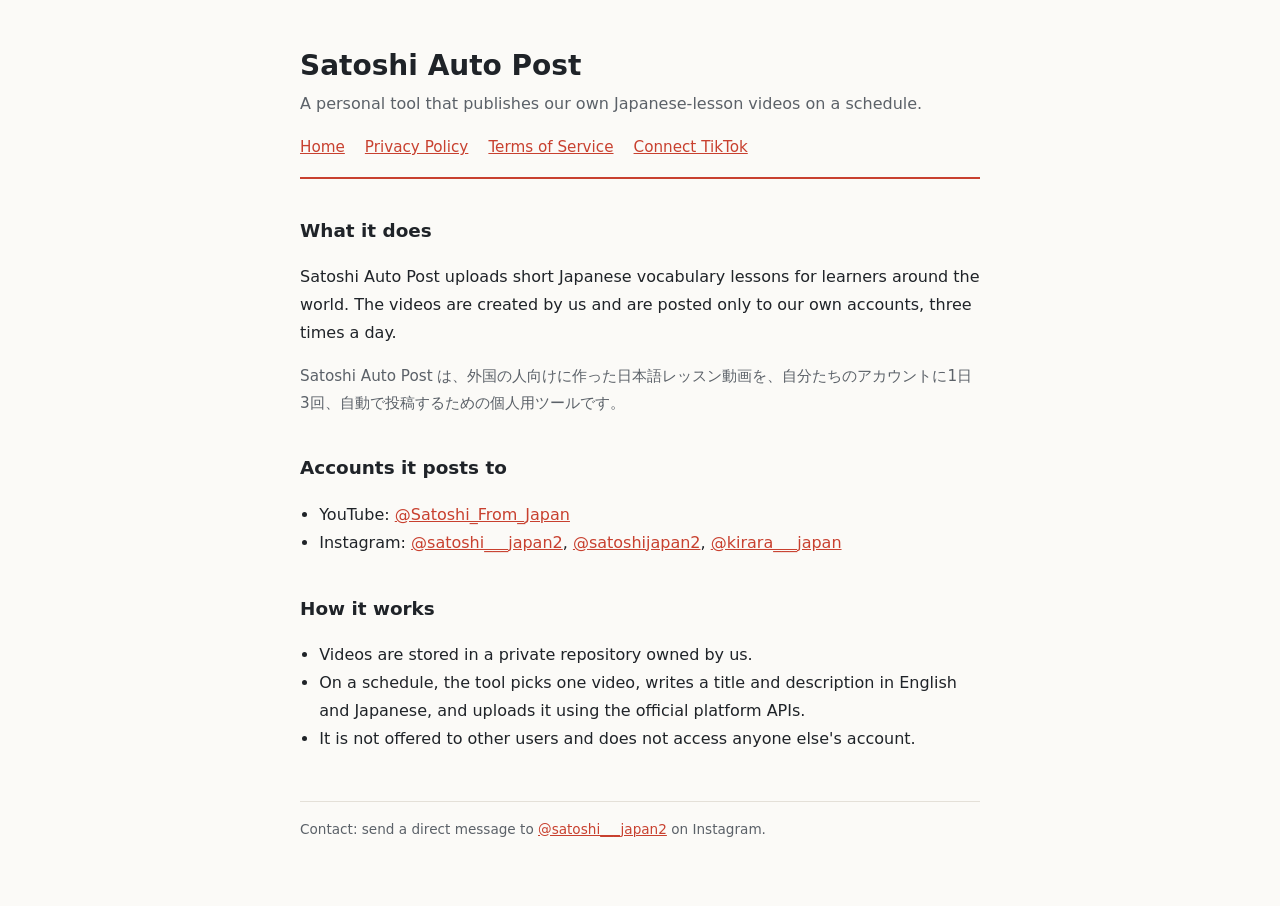
<file: index.html>
<!doctype html>
<html lang="en">
<head>
<meta charset="utf-8">
<meta name="viewport" content="width=device-width, initial-scale=1, viewport-fit=cover">
<title>Satoshi Auto Post</title>
<link rel="stylesheet" href="style.css">
</head>
<body>
<main>
  <header>
    <h1>Satoshi Auto Post</h1>
    <p class="sub">A personal tool that publishes our own Japanese-lesson videos on a schedule.</p>
    <nav>
      <a href="./">Home</a>
      <a href="privacy.html">Privacy Policy</a>
      <a href="terms.html">Terms of Service</a>
      <a href="connect.html">Connect TikTok</a>
    </nav>
  </header>

  <h2>What it does</h2>
  <p>Satoshi Auto Post uploads short Japanese vocabulary lessons for learners around the world. The videos are created by us and are posted only to our own accounts, three times a day.</p>
  <p class="ja">Satoshi Auto Post は、外国の人向けに作った日本語レッスン動画を、自分たちのアカウントに1日3回、自動で投稿するための個人用ツールです。</p>

  <h2>Accounts it posts to</h2>
  <ul>
    <li>YouTube: <a href="https://www.youtube.com/@Satoshi_From_Japan">@Satoshi_From_Japan</a></li>
    <li>Instagram: <a href="https://www.instagram.com/satoshi___japan2/">@satoshi___japan2</a>, <a href="https://www.instagram.com/satoshijapan2/">@satoshijapan2</a>, <a href="https://www.instagram.com/kirara___japan/">@kirara___japan</a></li>
  </ul>

  <h2>How it works</h2>
  <ul>
    <li>Videos are stored in a private repository owned by us.</li>
    <li>On a schedule, the tool picks one video, writes a title and description in English and Japanese, and uploads it using the official platform APIs.</li>
    <li>It is not offered to other users and does not access anyone else's account.</li>
  </ul>

  <footer>Contact: send a direct message to <a href="https://www.instagram.com/satoshi___japan2/">@satoshi___japan2</a> on Instagram.</footer>
</main>
</body>
</html>
</file>
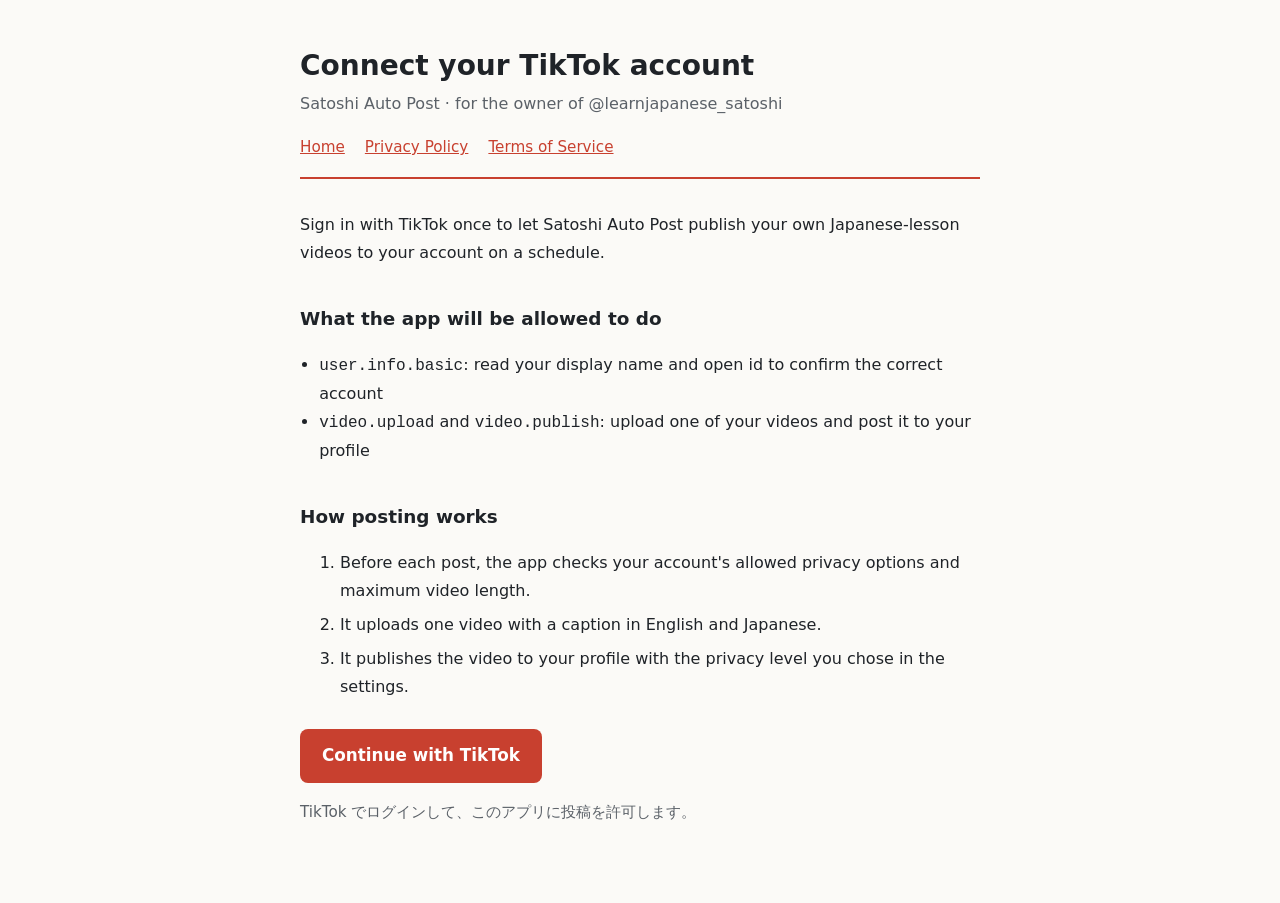
<file: connect.html>
<!doctype html>
<html lang="en">
<head>
<meta charset="utf-8">
<meta name="viewport" content="width=device-width, initial-scale=1, viewport-fit=cover">
<title>Connect TikTok · Satoshi Auto Post</title>
<link rel="stylesheet" href="style.css">
<style>
  .btn { display: inline-flex; align-items: center; gap: 10px; padding: 12px 22px; border-radius: 8px;
         background: var(--accent); color: #fff; text-decoration: none; font-weight: 600; font-size: 1.05rem; }
  .btn:hover, .btn:focus-visible { filter: brightness(1.1); outline: 2px solid var(--ink); outline-offset: 2px; }
  ol li { margin-bottom: 6px; }
</style>
</head>
<body>
<main>
  <header>
    <h1>Connect your TikTok account</h1>
    <p class="sub">Satoshi Auto Post · for the owner of @learnjapanese_satoshi</p>
    <nav>
      <a href="./">Home</a>
      <a href="privacy.html">Privacy Policy</a>
      <a href="terms.html">Terms of Service</a>
    </nav>
  </header>

  <p>Sign in with TikTok once to let Satoshi Auto Post publish your own Japanese-lesson videos to your account on a schedule.</p>

  <h2>What the app will be allowed to do</h2>
  <ul>
    <li><code>user.info.basic</code>: read your display name and open id to confirm the correct account</li>
    <li><code>video.upload</code> and <code>video.publish</code>: upload one of your videos and post it to your profile</li>
  </ul>

  <h2>How posting works</h2>
  <ol>
    <li>Before each post, the app checks your account's allowed privacy options and maximum video length.</li>
    <li>It uploads one video with a caption in English and Japanese.</li>
    <li>It publishes the video to your profile with the privacy level you chose in the settings.</li>
  </ol>

  <p style="margin-top: 28px"><a class="btn" id="connect" href="#">Continue with TikTok</a></p>
  <p class="ja">TikTok でログインして、このアプリに投稿を許可します。</p>
</main>
<script>
  const params = new URLSearchParams({
    client_key: "sbawfdqsqkcxazlhuk",
    response_type: "code",
    scope: "user.info.basic,video.publish,video.upload",
    redirect_uri: "https://yuki1231230.github.io/",
    state: Math.random().toString(36).slice(2)
  });
  document.getElementById("connect").href = "https://www.tiktok.com/v2/auth/authorize/?" + params;
</script>
</body>
</html>
</file>
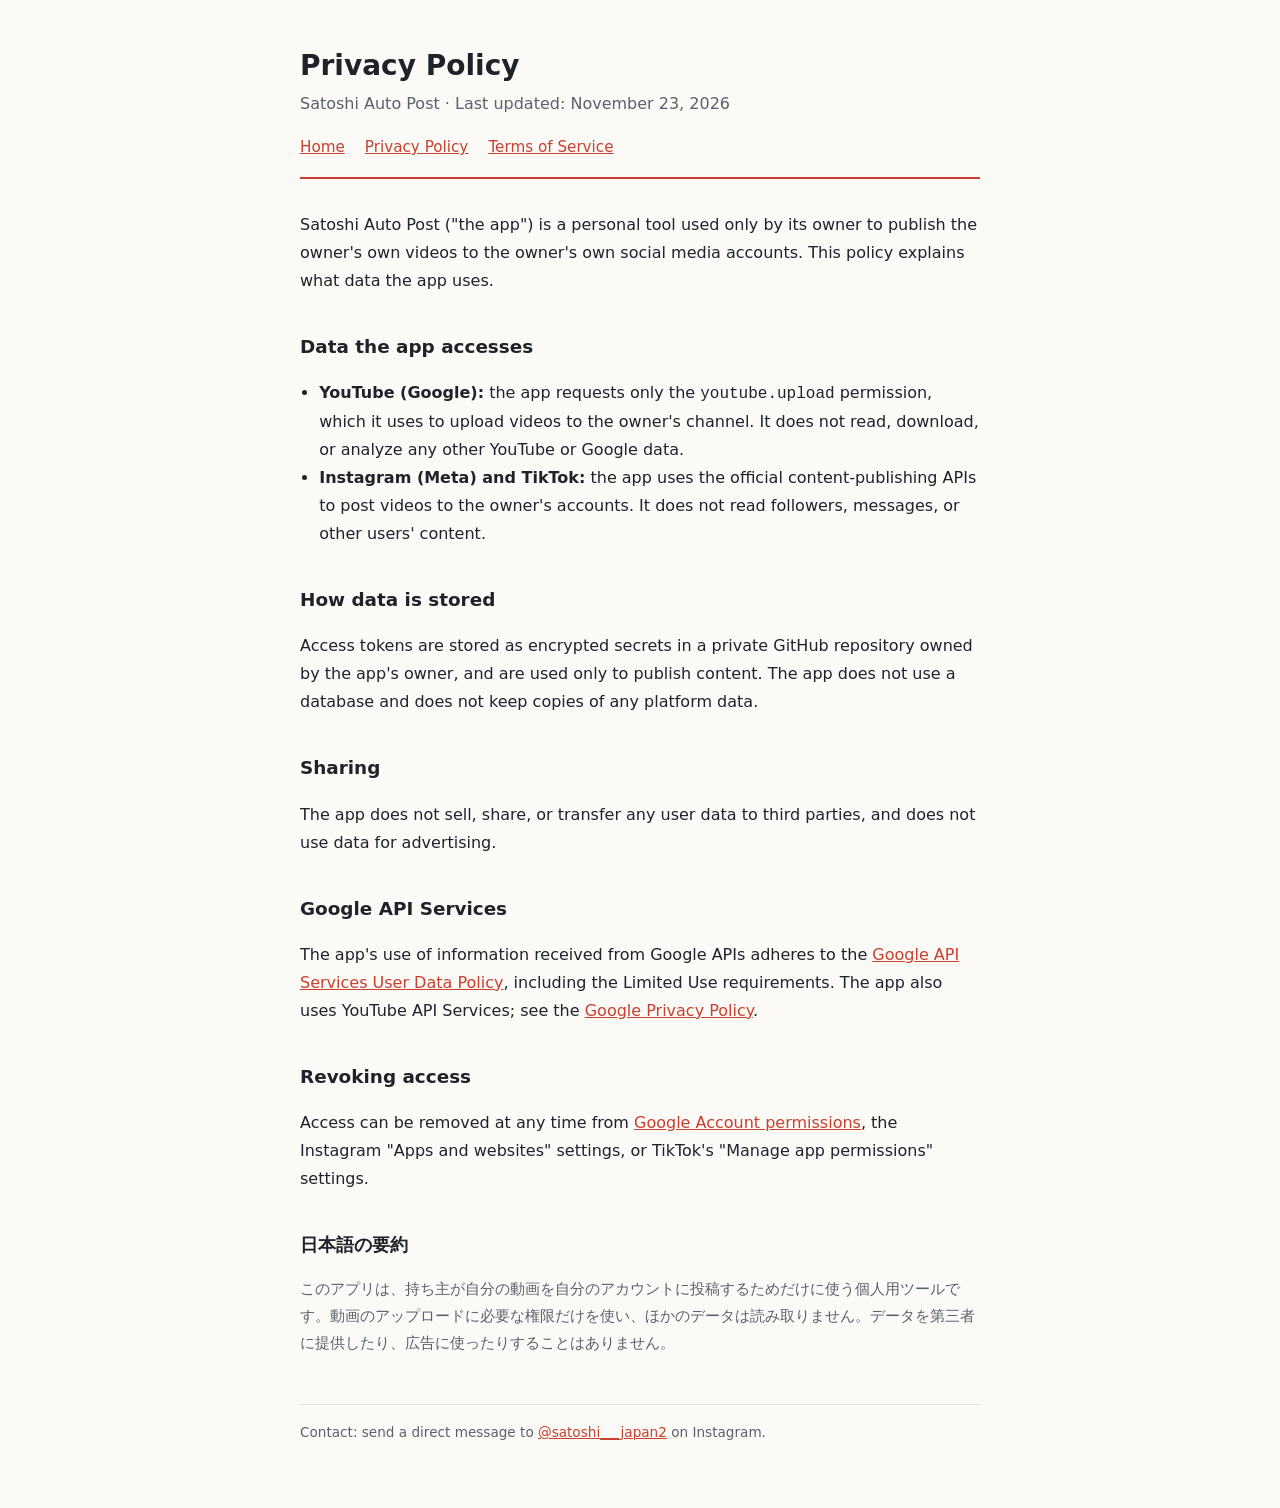
<file: privacy.html>
<!doctype html>
<html lang="en">
<head>
<meta charset="utf-8">
<meta name="viewport" content="width=device-width, initial-scale=1, viewport-fit=cover">
<title>Privacy Policy · Satoshi Auto Post</title>
<link rel="stylesheet" href="style.css">
</head>
<body>
<main>
  <header>
    <h1>Privacy Policy</h1>
    <p class="sub">Satoshi Auto Post · Last updated: November 23, 2026</p>
    <nav>
      <a href="./">Home</a>
      <a href="privacy.html">Privacy Policy</a>
      <a href="terms.html">Terms of Service</a>
    </nav>
  </header>

  <p>Satoshi Auto Post ("the app") is a personal tool used only by its owner to publish the owner's own videos to the owner's own social media accounts. This policy explains what data the app uses.</p>

  <h2>Data the app accesses</h2>
  <ul>
    <li><strong>YouTube (Google):</strong> the app requests only the <code>youtube.upload</code> permission, which it uses to upload videos to the owner's channel. It does not read, download, or analyze any other YouTube or Google data.</li>
    <li><strong>Instagram (Meta) and TikTok:</strong> the app uses the official content-publishing APIs to post videos to the owner's accounts. It does not read followers, messages, or other users' content.</li>
  </ul>

  <h2>How data is stored</h2>
  <p>Access tokens are stored as encrypted secrets in a private GitHub repository owned by the app's owner, and are used only to publish content. The app does not use a database and does not keep copies of any platform data.</p>

  <h2>Sharing</h2>
  <p>The app does not sell, share, or transfer any user data to third parties, and does not use data for advertising.</p>

  <h2>Google API Services</h2>
  <p>The app's use of information received from Google APIs adheres to the <a href="https://developers.google.com/terms/api-services-user-data-policy">Google API Services User Data Policy</a>, including the Limited Use requirements. The app also uses YouTube API Services; see the <a href="https://policies.google.com/privacy">Google Privacy Policy</a>.</p>

  <h2>Revoking access</h2>
  <p>Access can be removed at any time from <a href="https://myaccount.google.com/permissions">Google Account permissions</a>, the Instagram "Apps and websites" settings, or TikTok's "Manage app permissions" settings.</p>

  <h2>日本語の要約</h2>
  <p class="ja">このアプリは、持ち主が自分の動画を自分のアカウントに投稿するためだけに使う個人用ツールです。動画のアップロードに必要な権限だけを使い、ほかのデータは読み取りません。データを第三者に提供したり、広告に使ったりすることはありません。</p>

  <footer>Contact: send a direct message to <a href="https://www.instagram.com/satoshi___japan2/">@satoshi___japan2</a> on Instagram.</footer>
</main>
</body>
</html>
</file>
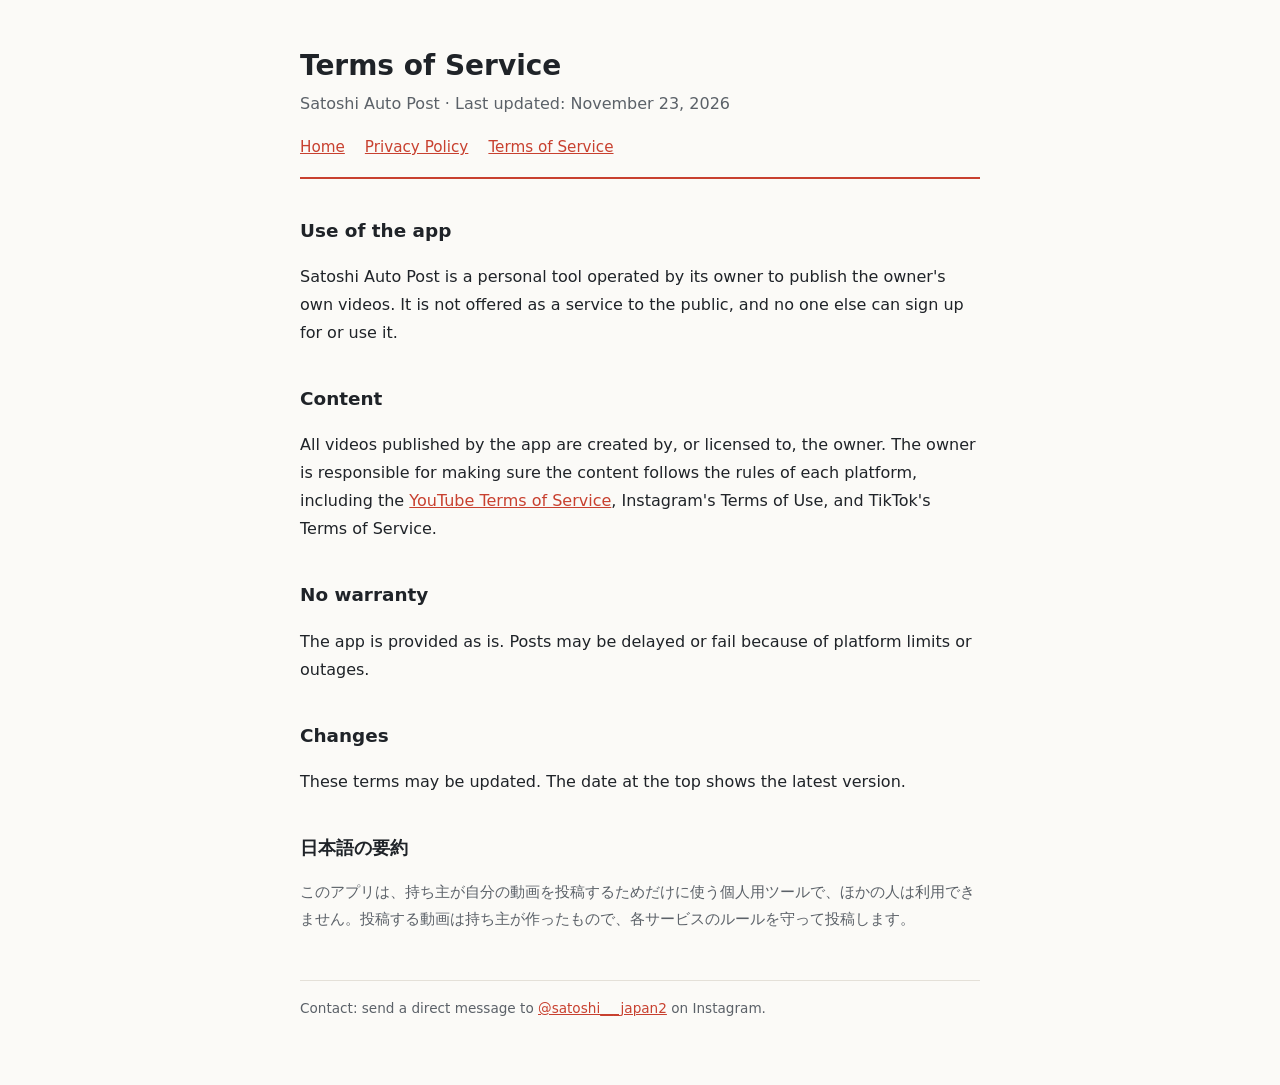
<file: terms.html>
<!doctype html>
<html lang="en">
<head>
<meta charset="utf-8">
<meta name="viewport" content="width=device-width, initial-scale=1, viewport-fit=cover">
<title>Terms of Service · Satoshi Auto Post</title>
<link rel="stylesheet" href="style.css">
</head>
<body>
<main>
  <header>
    <h1>Terms of Service</h1>
    <p class="sub">Satoshi Auto Post · Last updated: November 23, 2026</p>
    <nav>
      <a href="./">Home</a>
      <a href="privacy.html">Privacy Policy</a>
      <a href="terms.html">Terms of Service</a>
    </nav>
  </header>

  <h2>Use of the app</h2>
  <p>Satoshi Auto Post is a personal tool operated by its owner to publish the owner's own videos. It is not offered as a service to the public, and no one else can sign up for or use it.</p>

  <h2>Content</h2>
  <p>All videos published by the app are created by, or licensed to, the owner. The owner is responsible for making sure the content follows the rules of each platform, including the <a href="https://www.youtube.com/t/terms">YouTube Terms of Service</a>, Instagram's Terms of Use, and TikTok's Terms of Service.</p>

  <h2>No warranty</h2>
  <p>The app is provided as is. Posts may be delayed or fail because of platform limits or outages.</p>

  <h2>Changes</h2>
  <p>These terms may be updated. The date at the top shows the latest version.</p>

  <h2>日本語の要約</h2>
  <p class="ja">このアプリは、持ち主が自分の動画を投稿するためだけに使う個人用ツールで、ほかの人は利用できません。投稿する動画は持ち主が作ったもので、各サービスのルールを守って投稿します。</p>

  <footer>Contact: send a direct message to <a href="https://www.instagram.com/satoshi___japan2/">@satoshi___japan2</a> on Instagram.</footer>
</main>
</body>
</html>
</file>
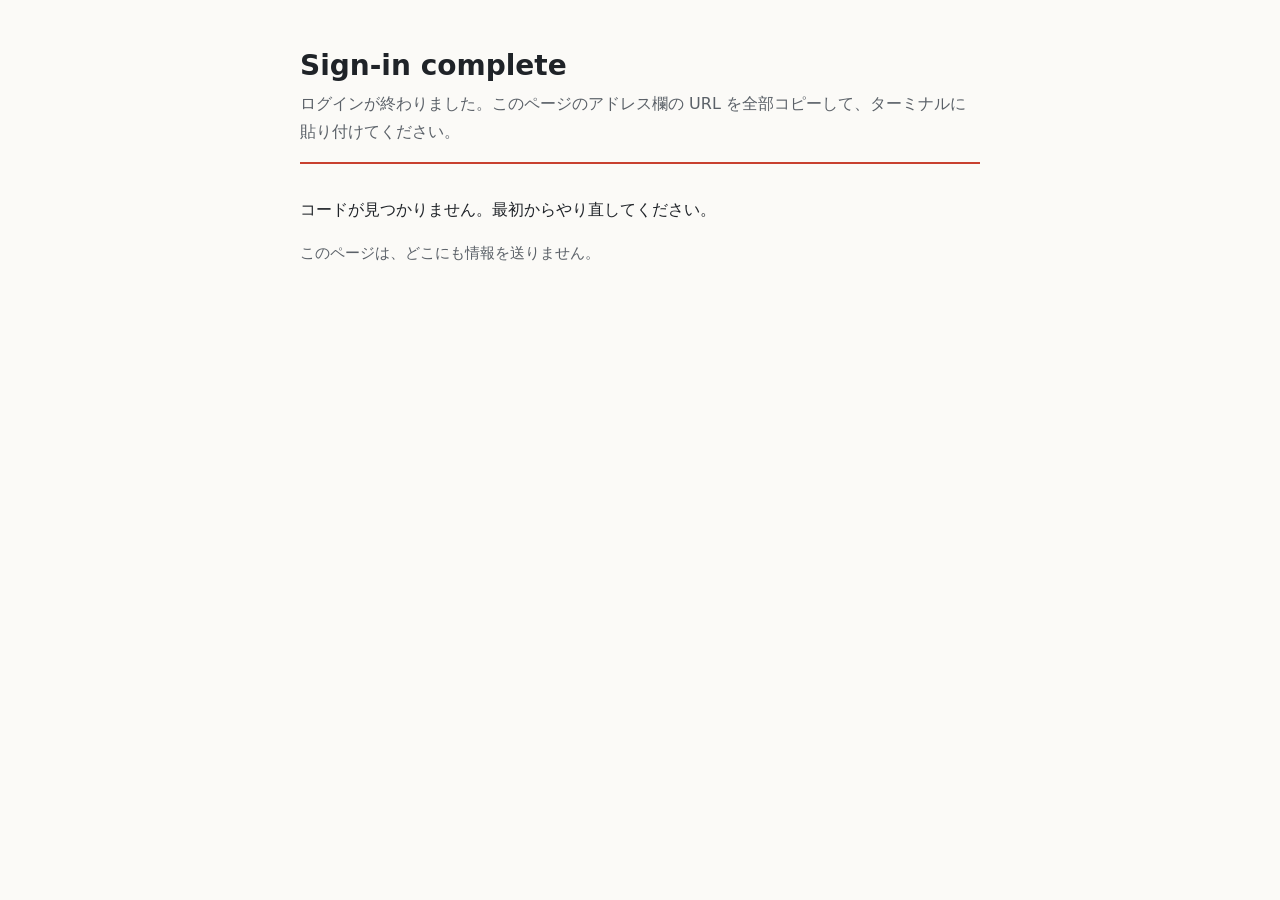
<file: tiktok-callback.html>
<!doctype html>
<html lang="en">
<head>
<meta charset="utf-8">
<meta name="viewport" content="width=device-width, initial-scale=1, viewport-fit=cover">
<meta name="robots" content="noindex">
<title>Sign-in complete · Satoshi Auto Post</title>
<link rel="stylesheet" href="style.css">
</head>
<body>
<main>
  <header>
    <h1>Sign-in complete</h1>
    <p class="sub">ログインが終わりました。このページのアドレス欄の URL を全部コピーして、ターミナルに貼り付けてください。</p>
  </header>
  <p id="status"></p>
  <p class="ja">このページは、どこにも情報を送りません。</p>
</main>
<script>
  const p = new URLSearchParams(location.search);
  document.getElementById("status").textContent =
    p.get("error") ? "エラー: " + (p.get("error_description") || p.get("error"))
    : p.get("code") ? "準備ができました。" : "コードが見つかりません。最初からやり直してください。";
</script>
</body>
</html>
</file>
<file: style.css>
/* 日本語の単語カードのような、白い紙と朱色のアクセント */
:root {
  --paper: #fbfaf7;
  --ink: #1f2328;
  --muted: #5b6168;
  --line: #e4e0d8;
  --accent: #c8402f;
  --font-body: "Noto Sans JP", "Hiragino Sans", system-ui, sans-serif;
}
@media (prefers-color-scheme: dark) {
  :root { --paper: #16181b; --ink: #e9e7e2; --muted: #a3a7ad; --line: #2c3035; --accent: #ef7a68; color-scheme: dark; }
}
* { box-sizing: border-box; }
body {
  margin: 0;
  background: var(--paper);
  color: var(--ink);
  font: 16px/1.75 var(--font-body);
  padding: 48px max(16px, env(safe-area-inset-right, 0px)) 64px max(16px, env(safe-area-inset-left, 0px));
}
main { max-width: 680px; margin: 0 auto; }
header { border-bottom: 2px solid var(--accent); padding-bottom: 16px; margin-bottom: 32px; }
h1 { font-size: 1.75rem; line-height: 1.3; margin: 0; text-wrap: balance; }
h2 { font-size: 1.15rem; margin: 36px 0 8px; }
.sub { color: var(--muted); margin: 6px 0 0; }
nav { display: flex; flex-wrap: wrap; gap: 8px 20px; margin-top: 16px; font-size: .95rem; }
a { color: var(--accent); }
ul { padding-left: 1.2em; }
.ja { color: var(--muted); font-size: .95rem; }
footer { margin-top: 48px; padding-top: 16px; border-top: 1px solid var(--line); color: var(--muted); font-size: .85rem; }
</file>
